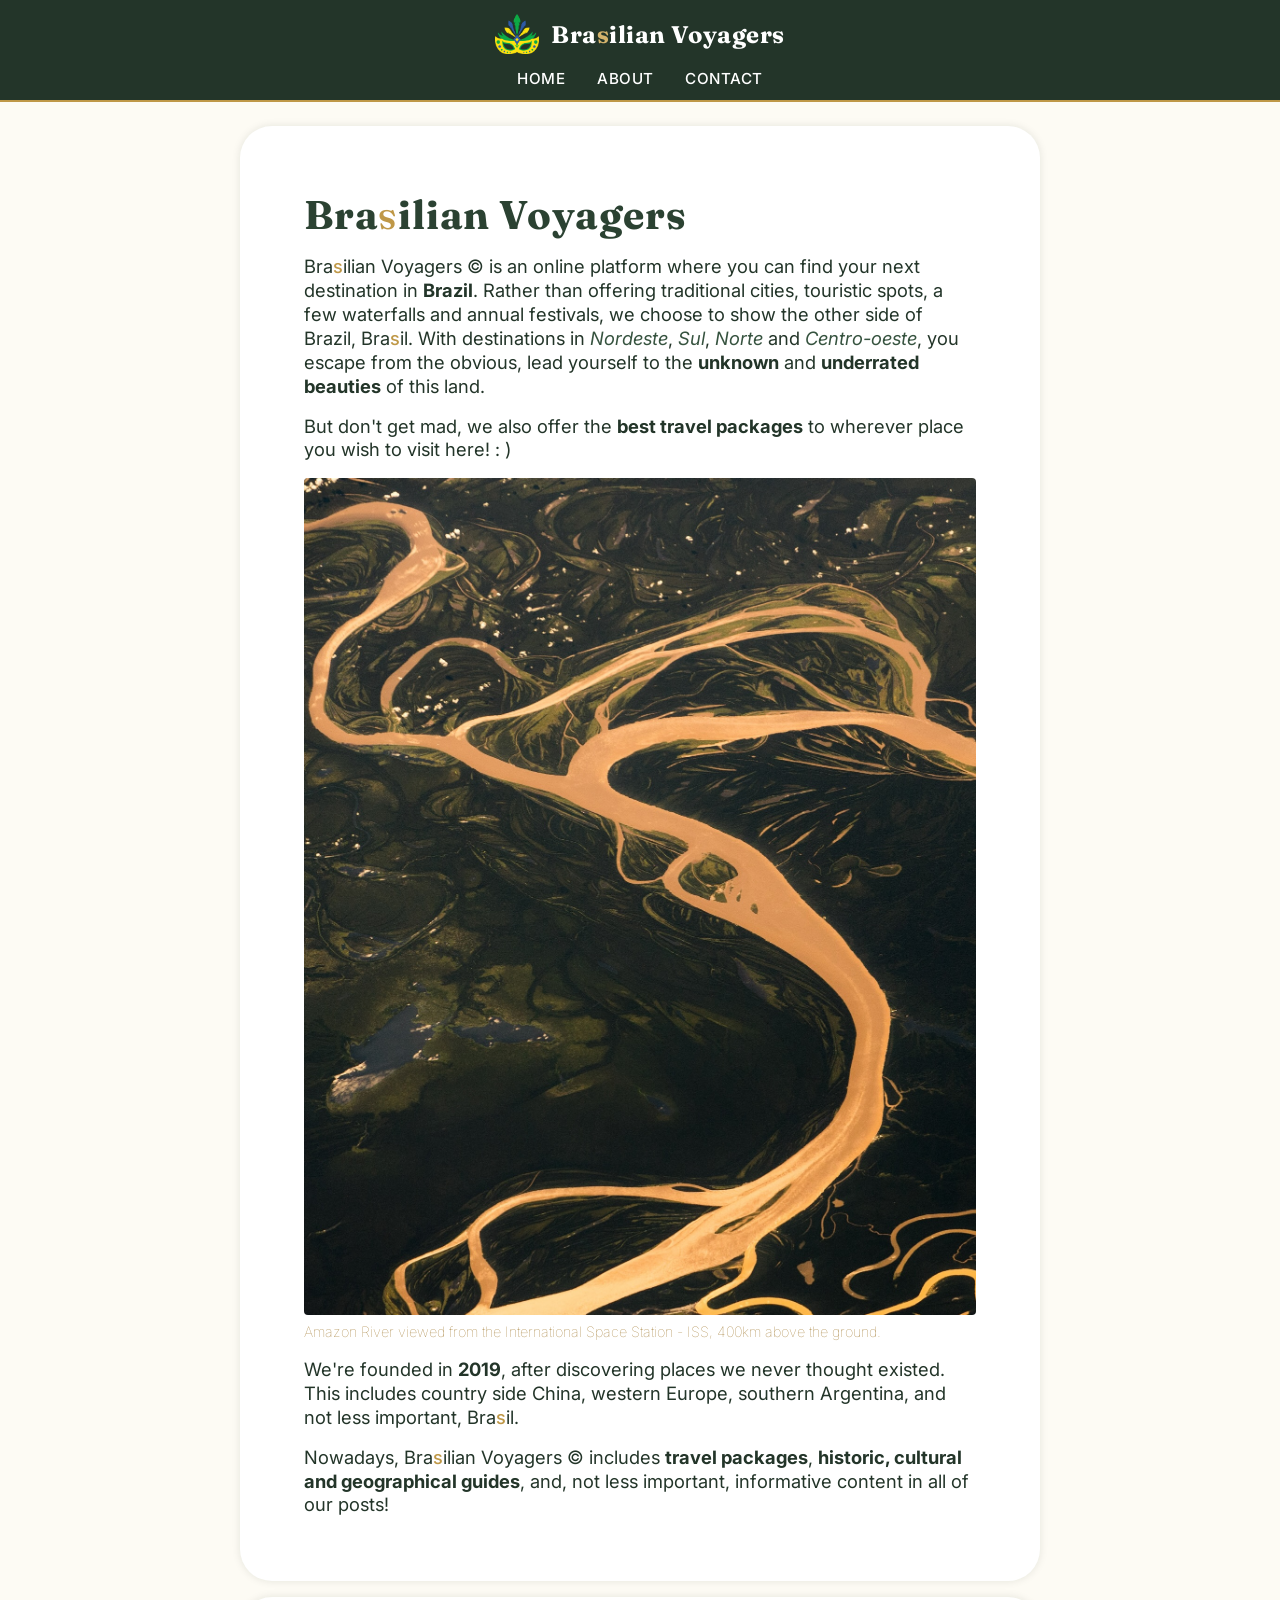
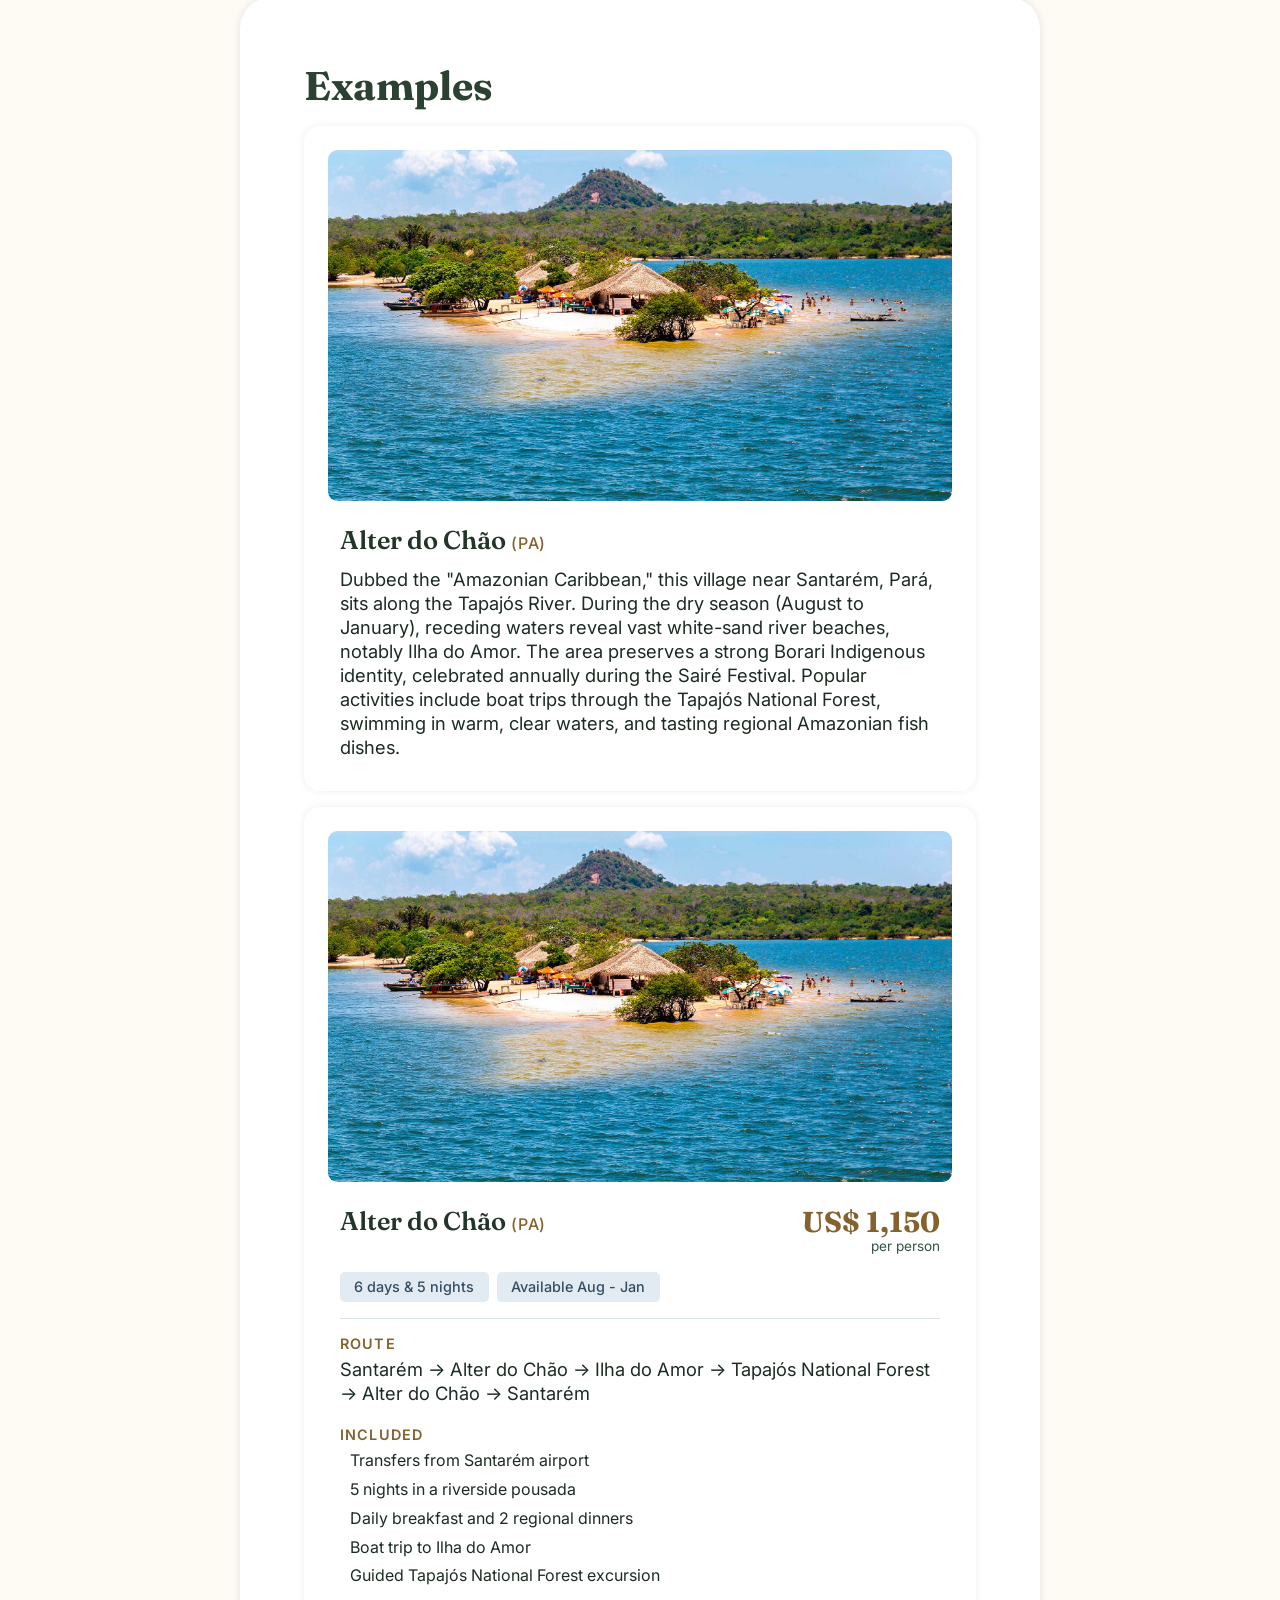
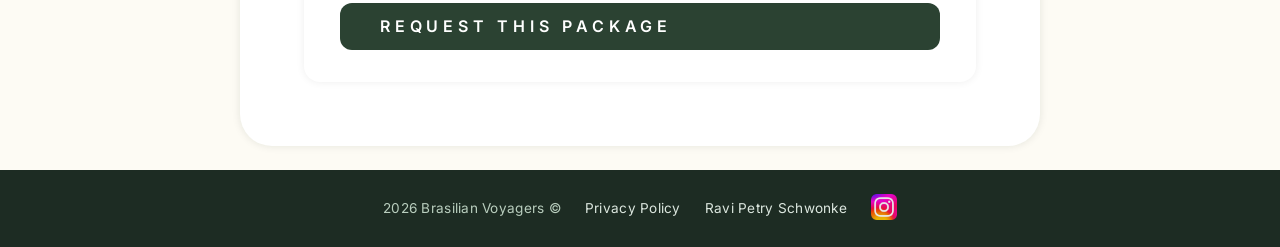
<file: index.html>
<!DOCTYPE html>
<html lang="pt-BR">

<head>
  <meta charset="UTF-8">
  <meta name="viewport" content="width=device-width, initial-scale=1.0">
  <link rel="icon" type="image/png" href="./images/logo.png">
  <link rel="stylesheet" href="style.css">
  <title>Brasilian Voyagers</title>
</head>

<body>
  <header>
    <div class="header-logo">
      <img src="images/logo.png" alt="Brasilian Voyagers logo">
      <p>Bra<span>s</span>ilian Voyagers</p>
    </div>
    <nav>
      <ul class="nav-ul">
        <li><a href="index.html">Home</a></li>
        <li><a href="about.html">About</a></li>
        <li><a href="contact.html">Contact</a></li>
      </ul>
    </nav>
    <!-- This link would redirect to the company's Instagram account -->
    <a href="https://www.instagram.com/" target="_blank" rel="noopener"><img class="head-ig-icon"
        src="images/instagram-icon.webp" alt="Instagram icon"></a>
  </header>

  <main>
    <section id="what-is">
      <h1>Bra<span>s</span>ilian Voyagers</h1>
      <p>
        Bra<span>s</span>ilian Voyagers &copy; is an online platform where you can find your next destination in
        <strong>Brazil</strong>.
        Rather than offering traditional cities, touristic spots, a few waterfalls and annual festivals,
        we choose to show the other side of Brazil, Bra<span>s</span>il.
        With destinations in <em>Nordeste</em>, <em>Sul</em>, <em>Norte</em> and <em>Centro-oeste</em>,
        you escape from the obvious, lead yourself to the <strong>unknown</strong> and <strong>underrated
          beauties</strong> of this land.
      </p>
      <p>
        But don't get mad, we also offer the <strong>best travel packages</strong> to wherever place you
        wish to visit here! : &#41;
      </p>
      <div id="amazon-river-div">
        <img src="images/amazon-river.jpg"
          alt="Photo of the Amazon River taken from the International Space Station - ISS">
        <p>Amazon River viewed from the International Space Station - ISS, 400km above the ground.</p>
      </div>
      <p>
        We're founded in <strong>2019</strong>, after discovering places we never thought existed.
        This includes country side China, western Europe, southern Argentina, and not less important,
        Bra<span>s</span>il.
      </p>
      <p>
        Nowadays, Bra<span>s</span>ilian Voyagers &copy; includes <strong>travel packages</strong>, <strong>historic,
          cultural and geographical guides</strong>,
        and, not less important, informative content in all of our posts!
      </p>
    </section>

    <section id="examples">
      <h2>Examples</h2>
      <article class="place-card">
        <img src="./images/alter-do-chao.jpg" alt="White-sand river beach on the Tapajós River at Alter do Chão">
        <div class="place-info">
          <h3>Alter do Chão <span>(PA)</span></h3>
          <p>Dubbed the "Amazonian Caribbean," this village near Santarém, Pará, sits along the Tapajós River. During
            the
            dry season (August to January), receding waters reveal vast white-sand river beaches, notably Ilha do
            Amor.
            The area preserves a strong Borari Indigenous identity, celebrated annually during the Sairé Festival.
            Popular
            activities include boat trips through the Tapajós National Forest, swimming in warm, clear waters, and
            tasting
            regional Amazonian fish dishes.</p>
        </div>
      </article>
      <article class="package-card">
        <img src="./images/alter-do-chao.jpg" alt="White-sand river beach on the Tapajós River at Alter do Chão">
        <div class="package-info">
          <div class="package-header">
            <h3>Alter do Chão <span>(PA)</span></h3>
            <p class="package-price"><strong>US$ 1,150</strong><span>per person</span></p>
          </div>
          <ul class="package-tags">
            <li>6 days & 5 nights</li>
            <li class="tag-season">Available Aug - Jan</li>
          </ul>
          <div class="package-details">
            <div class="package-section">
              <h4>Route</h4>
              <p>Santarém -> Alter do Chão -> Ilha do Amor -> Tapajós National Forest -> Alter do Chão -> Santarém</p>
            </div>
            <div class="package-section">
              <h4>Included</h4>
              <ul class="package-included">
                <li>Transfers from Santarém airport</li>
                <li>5 nights in a riverside pousada</li>
                <li>Daily breakfast and 2 regional dinners</li>
                <li>Boat trip to Ilha do Amor</li>
                <li>Guided Tapajós National Forest excursion</li>
              </ul>
            </div>
          </div>
          <a class="package-cta" href="contact.html">Request this package</a>
        </div>
      </article>
    </section>
  </main>

  <footer>
    <ul class="footer-ul">
      <li>2026 Brasilian Voyagers &copy;</li>
      <!-- This would be a link to the company's privacy policy -->
      <li><a href="#" target="_blank" rel="noopener">Privacy Policy</a></li>
      <li><a href="https://github.com/Ravii-873" target="_blank" rel="noopener">Ravi Petry Schwonke</a></li>
      <li class="footer-ig">
        <!-- This link would redirect to the company's Instagram account -->
        <a href="https://www.instagram.com/" target="_blank" rel="noopener"><img class="head-ig-icon"
            src="images/instagram-icon.webp" alt="Instagram icon"></a>
      </li>
    </ul>
  </footer>
</body>

</html>
</file>
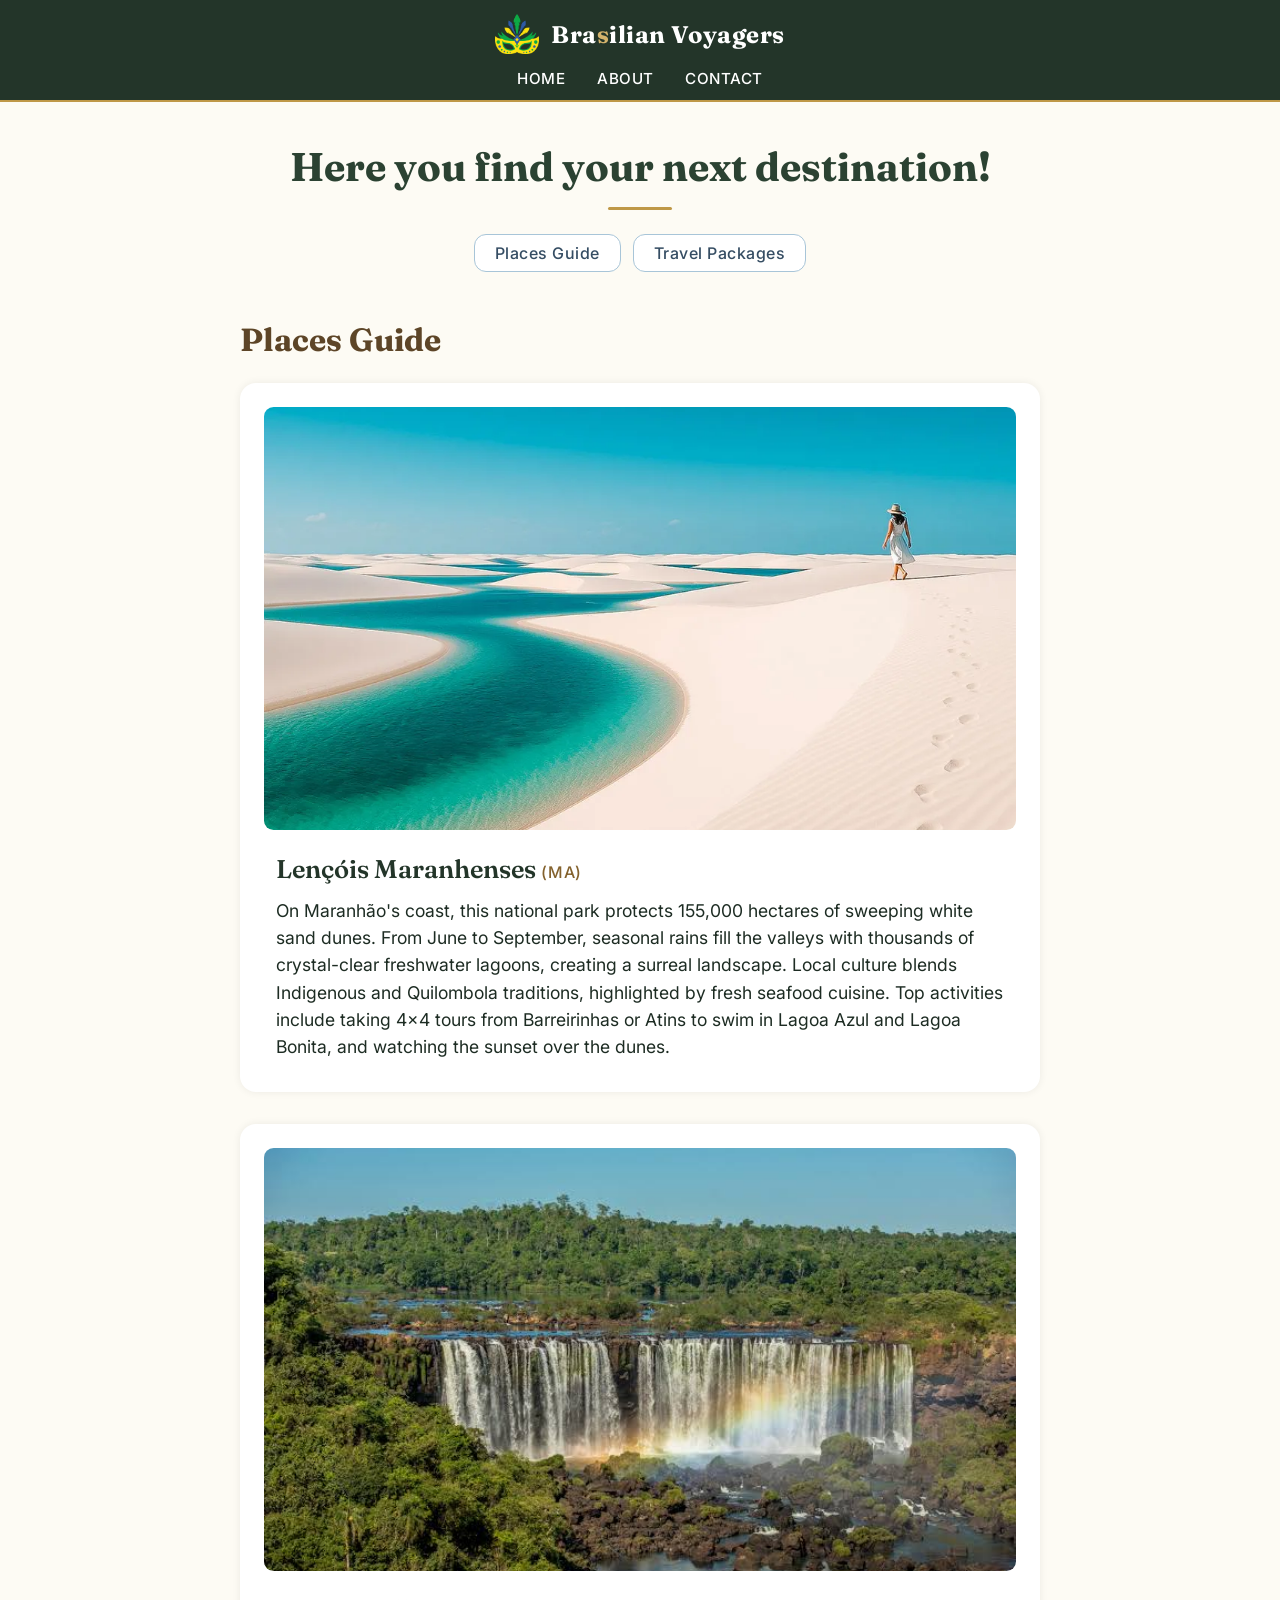
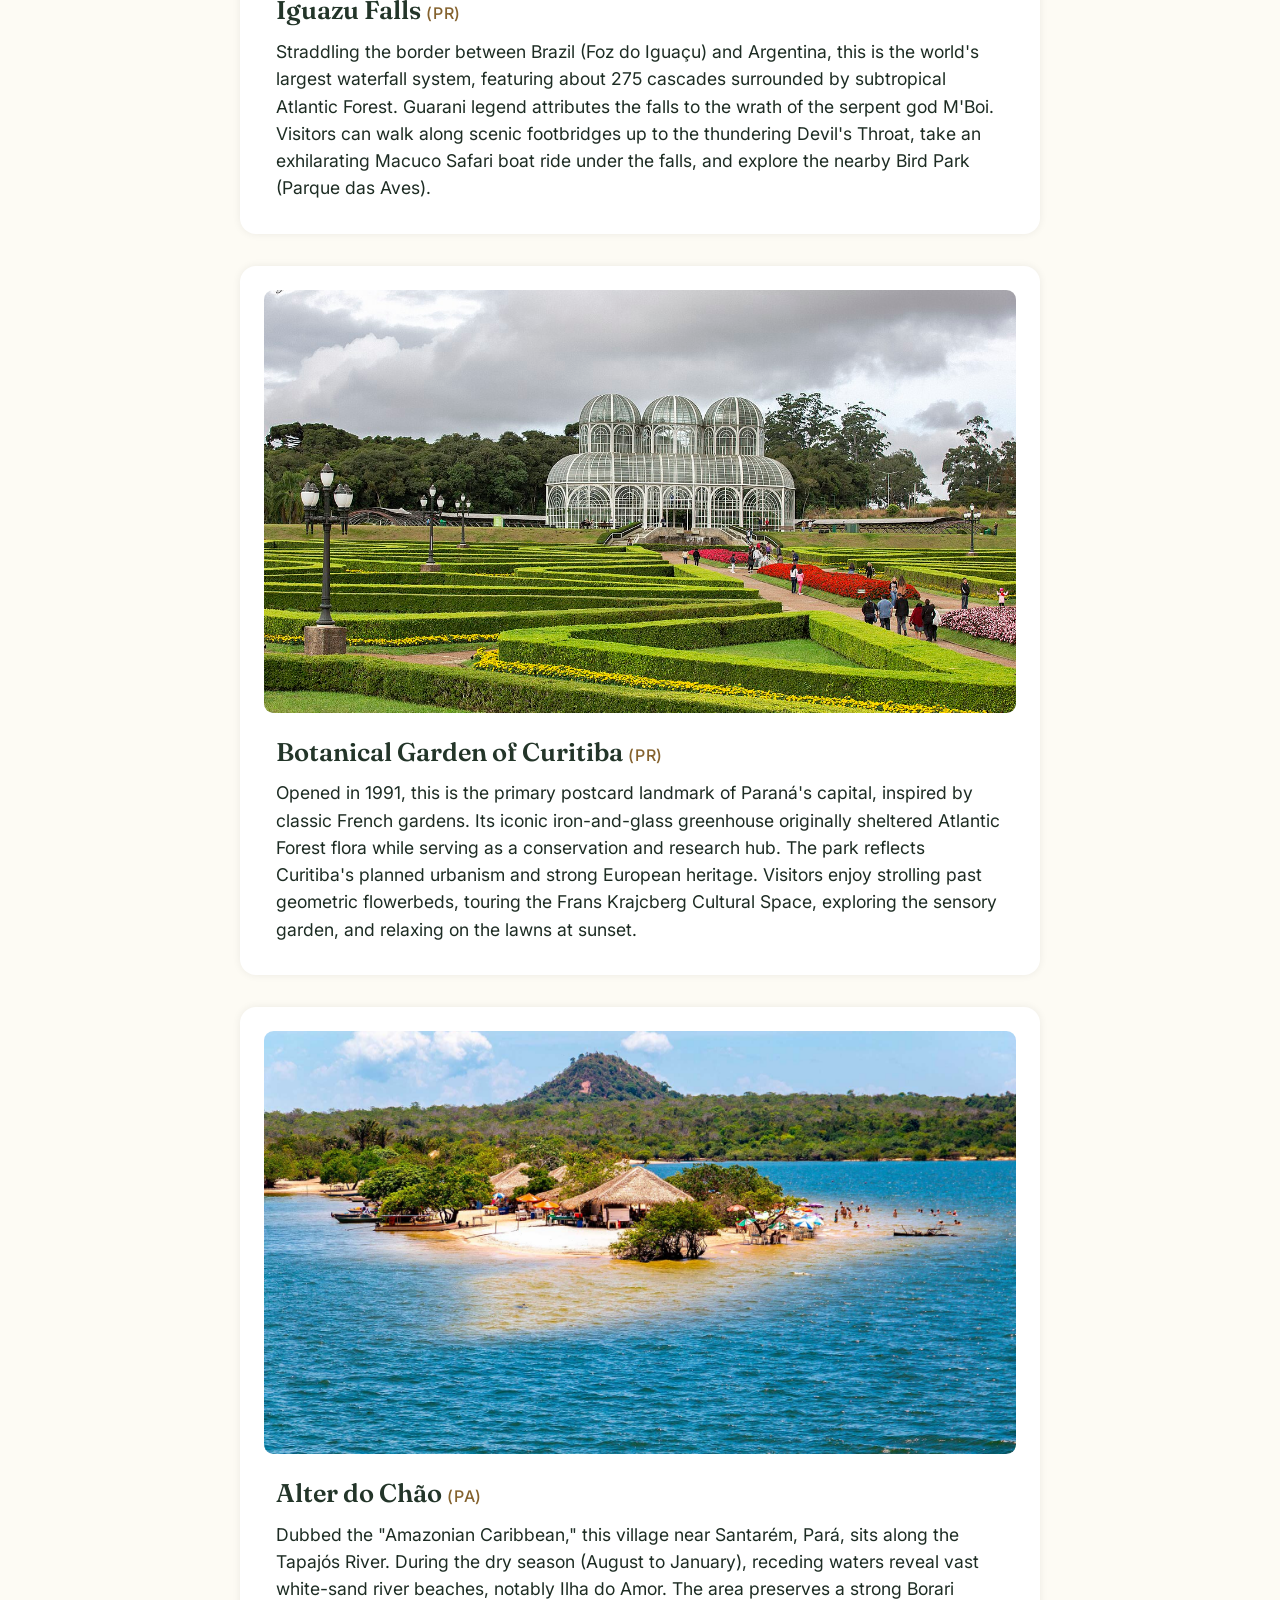
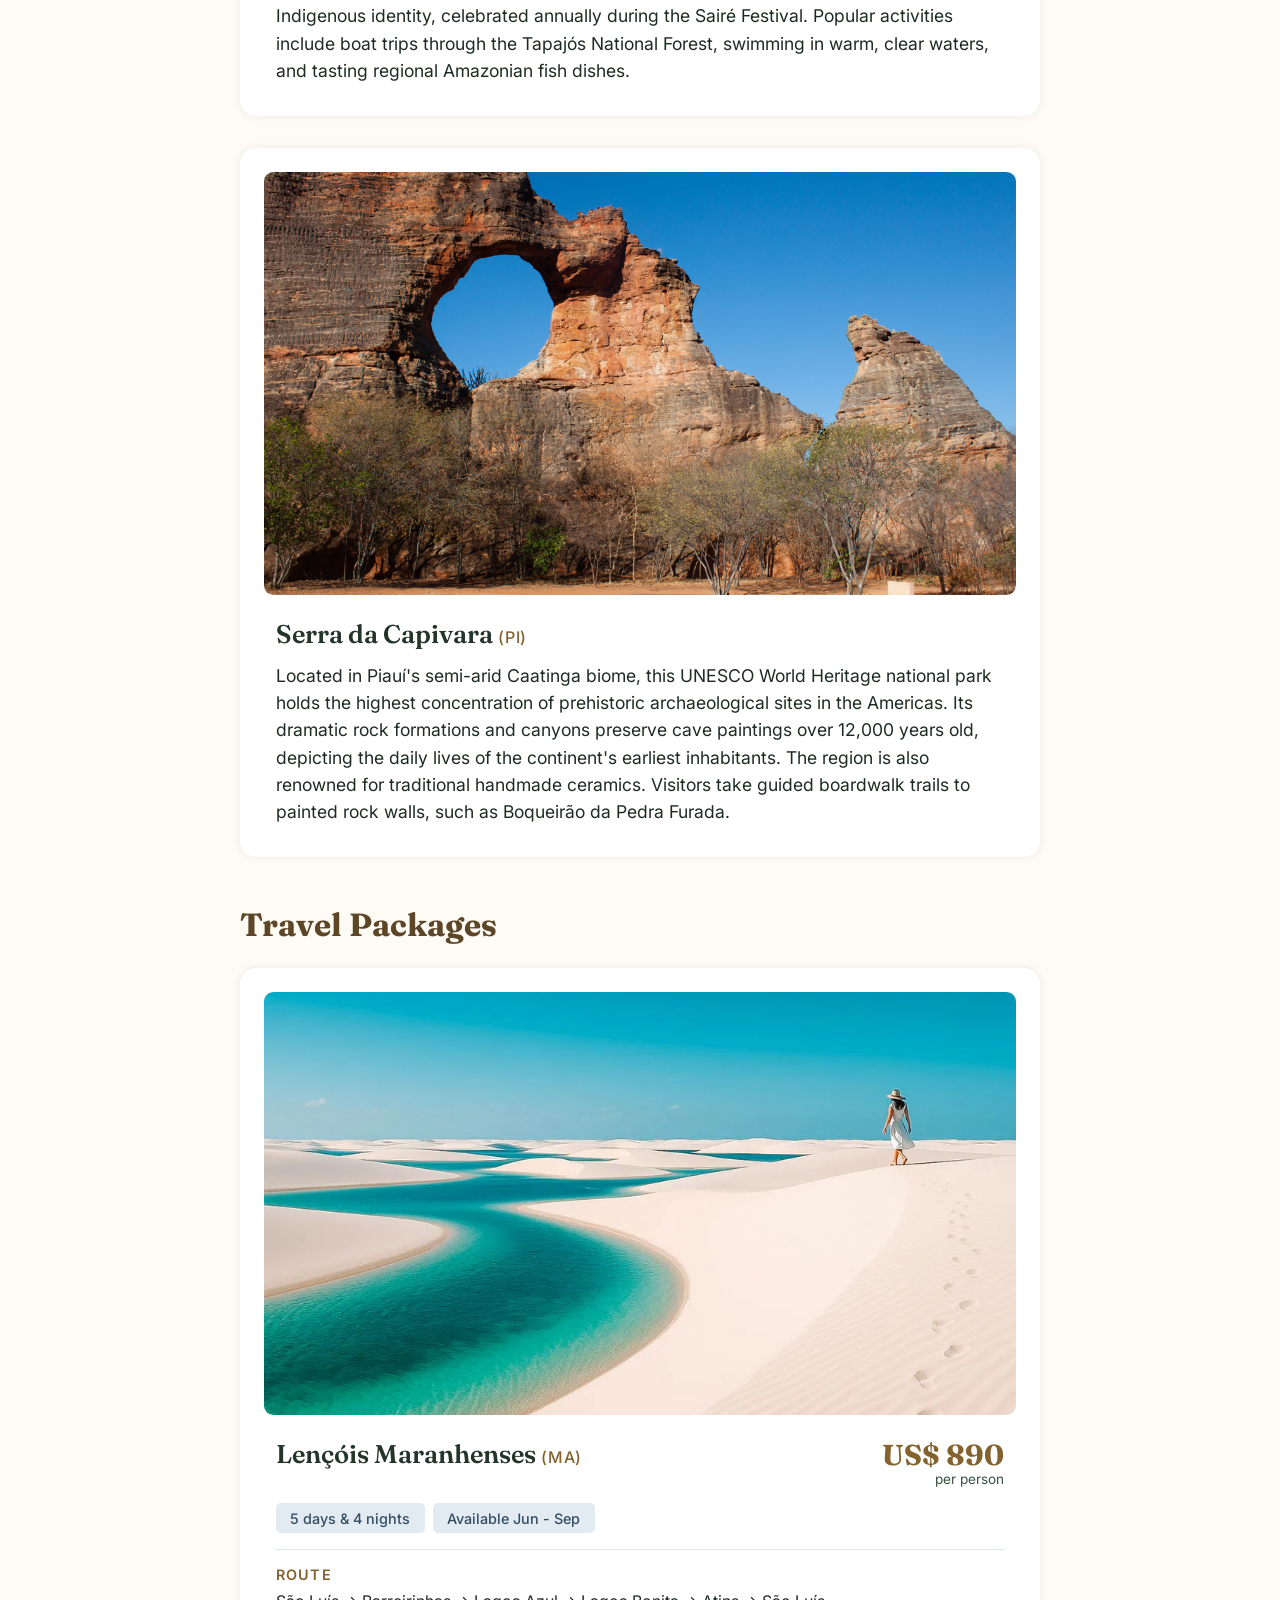
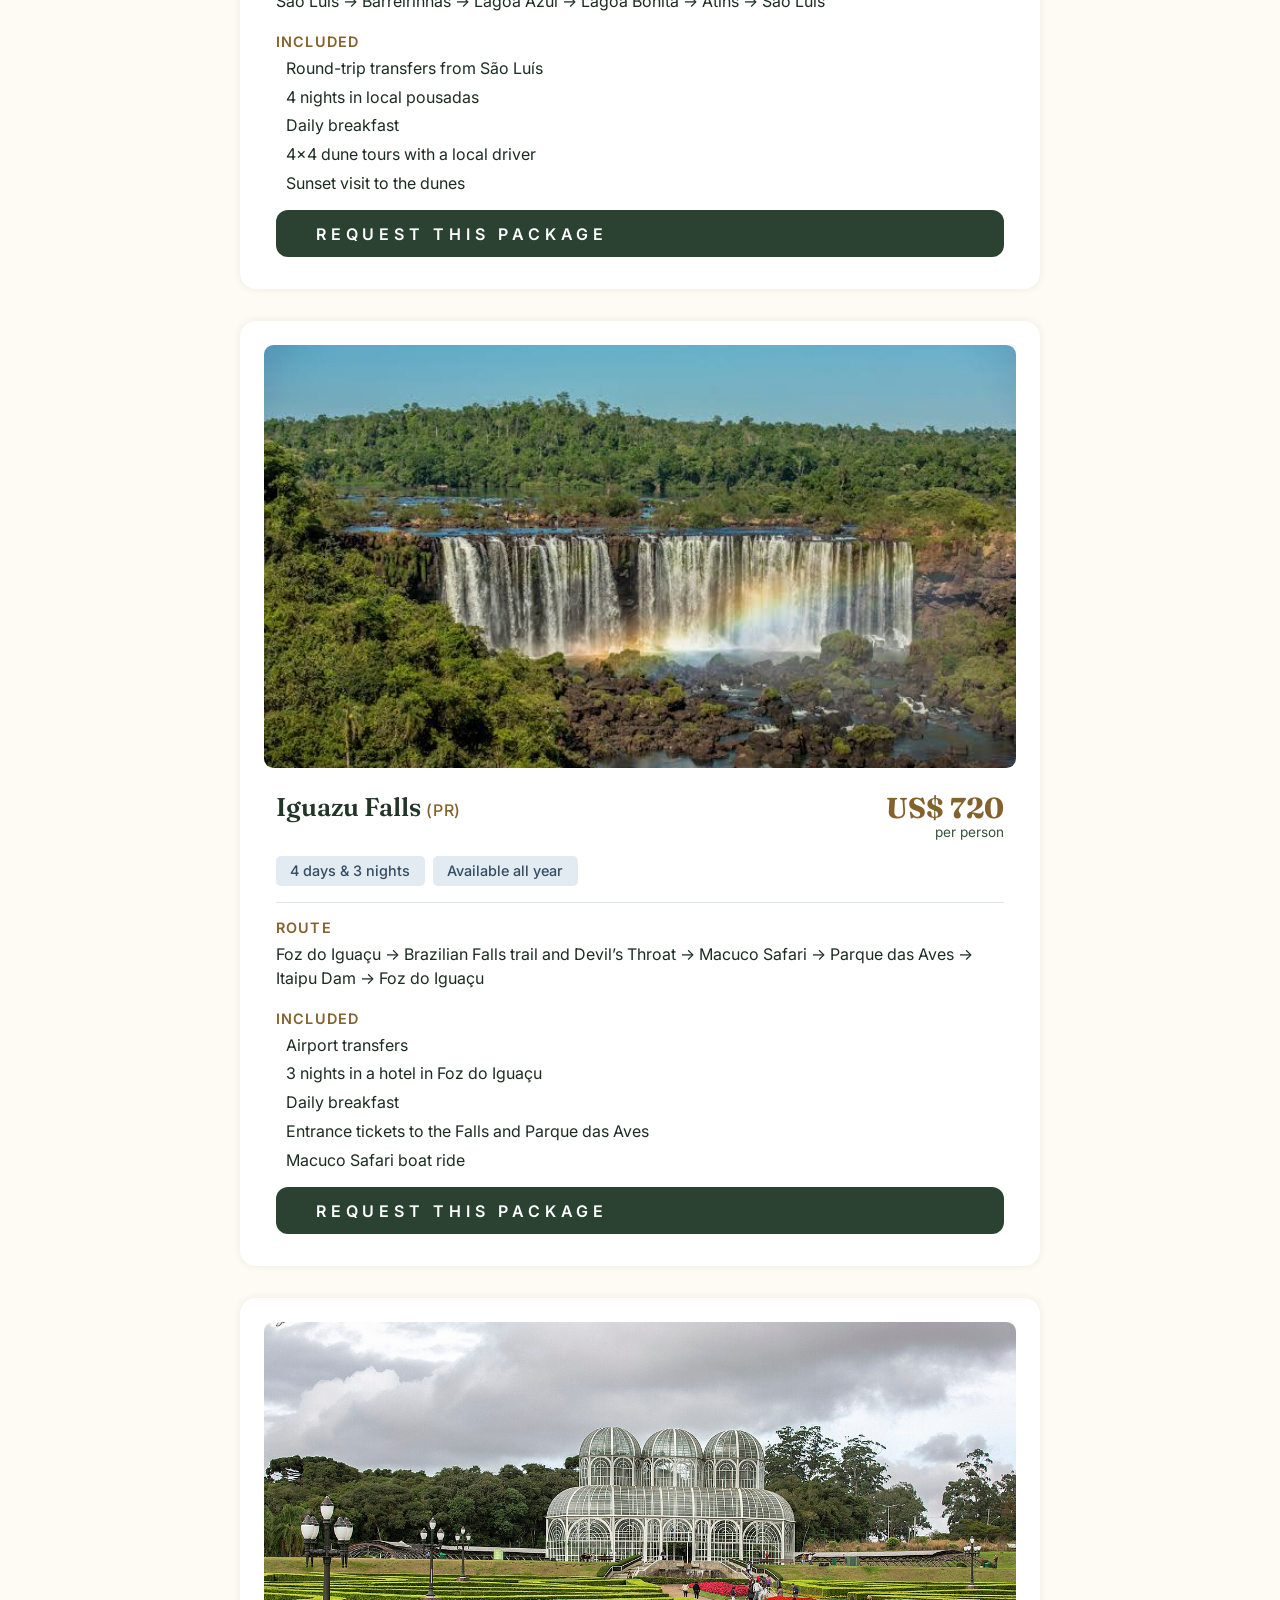
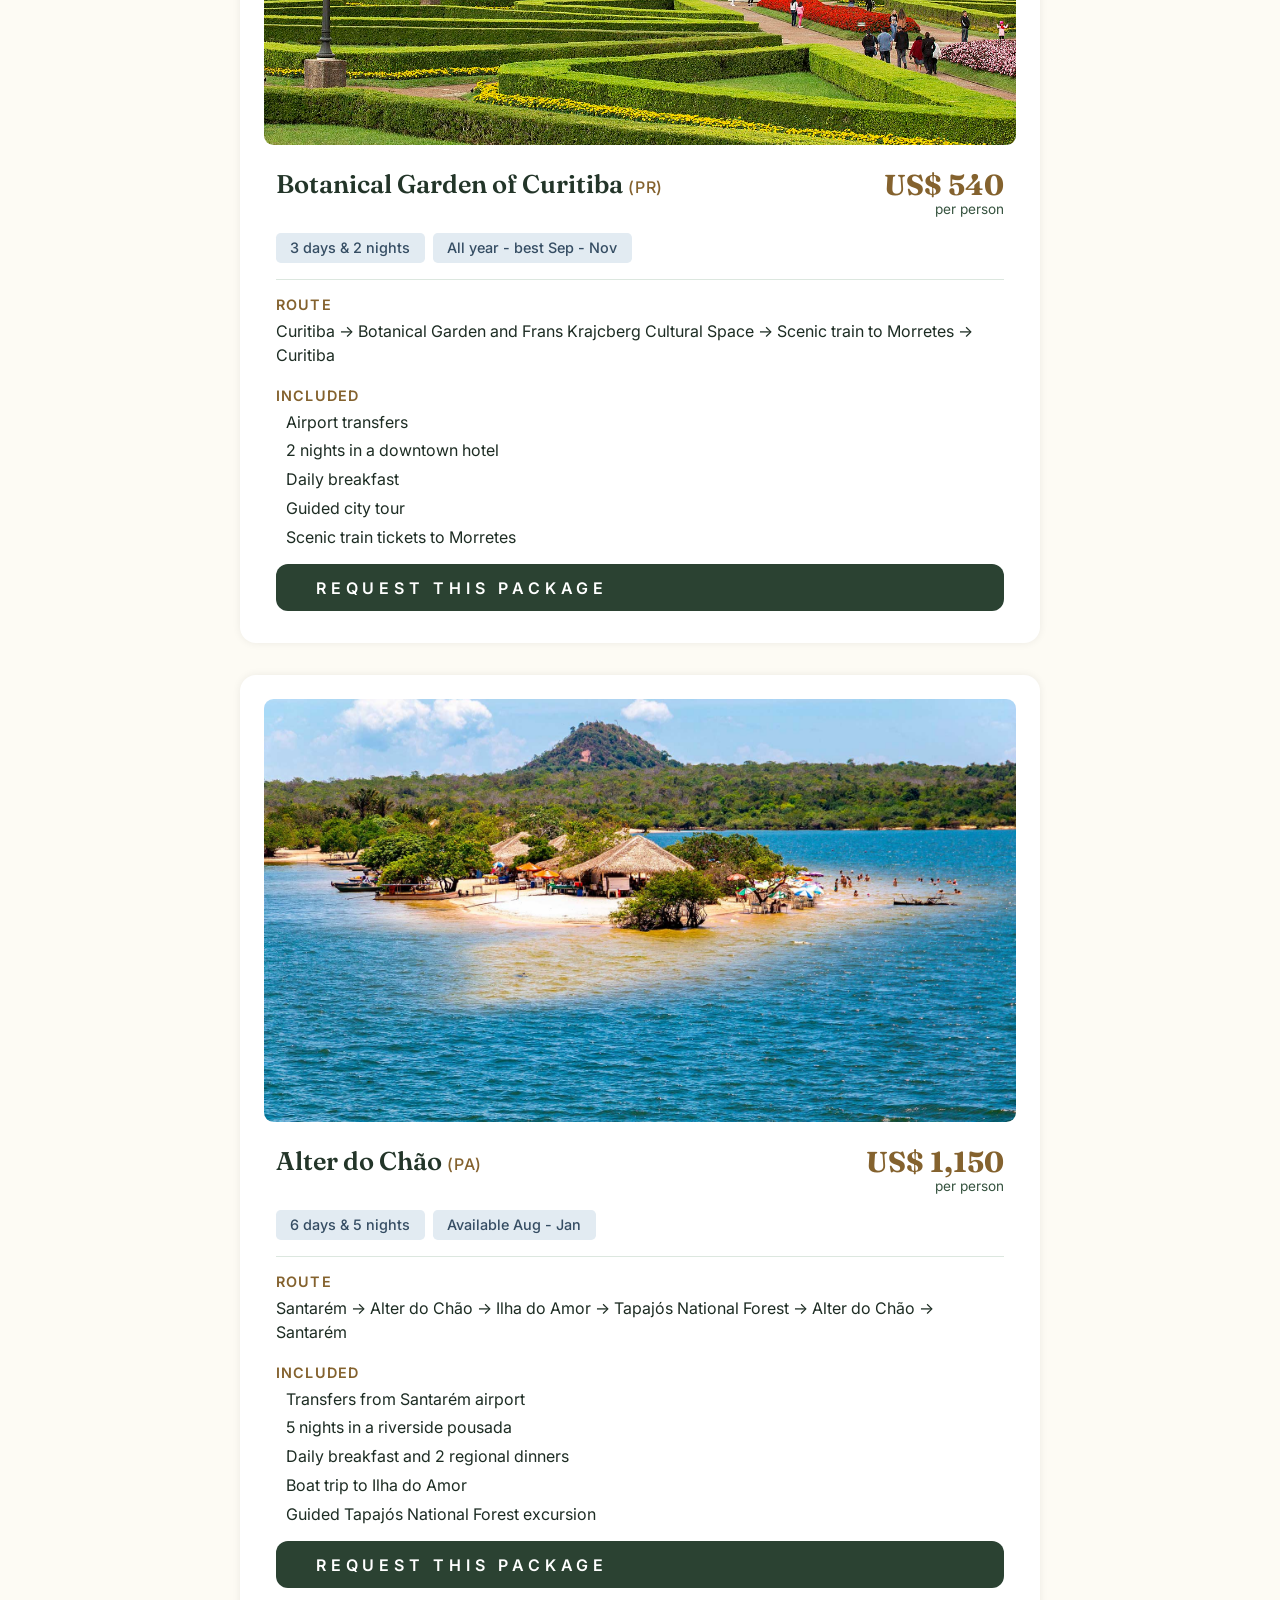
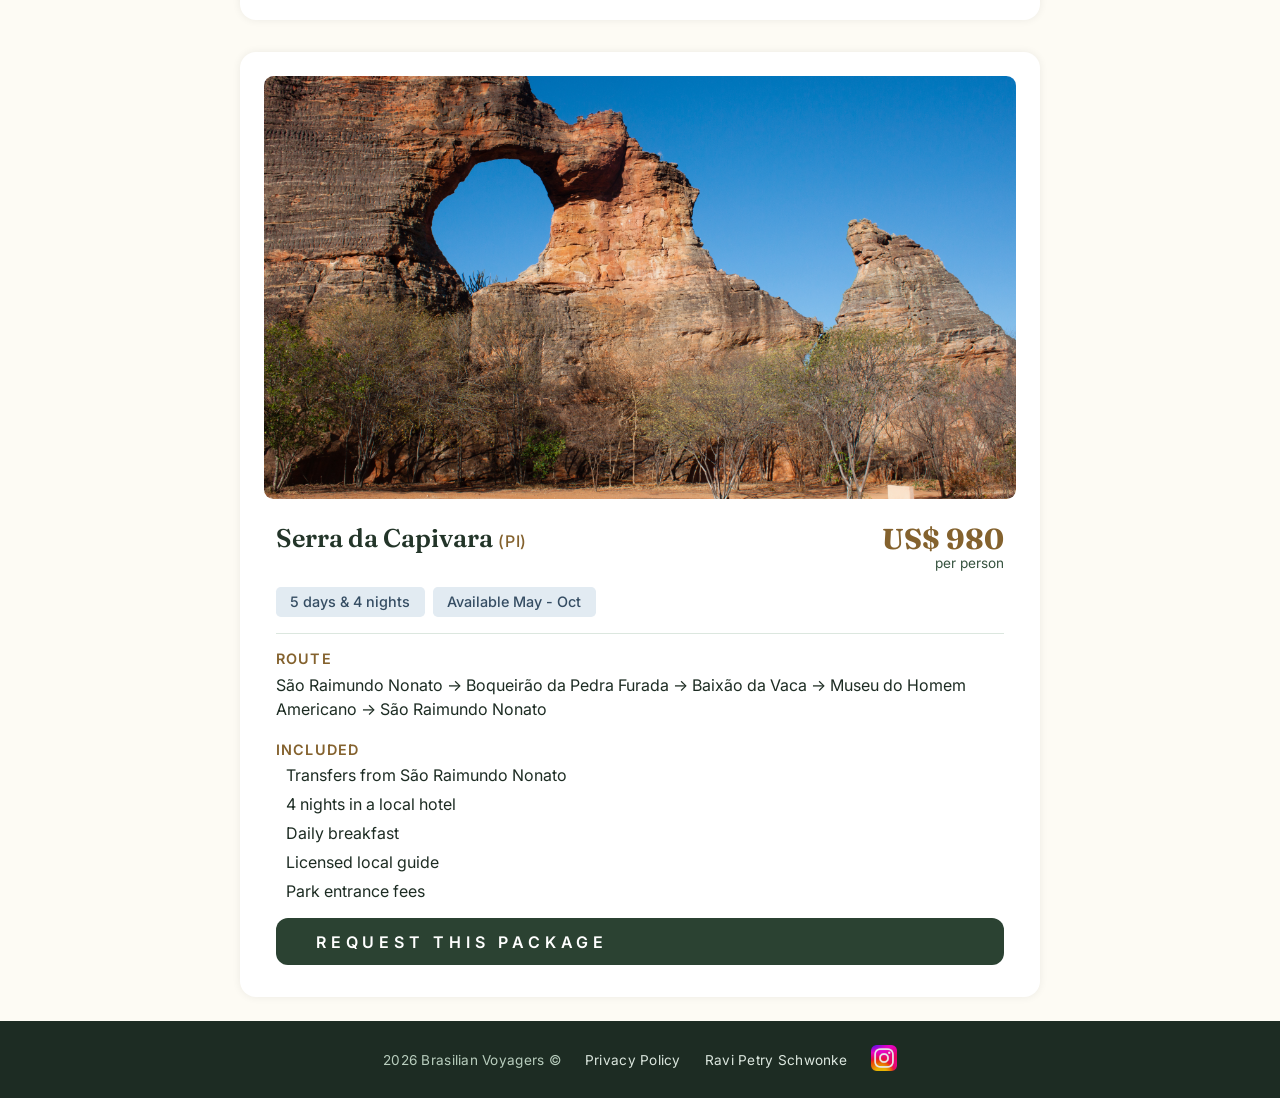
<file: about.html>
<!DOCTYPE html>
<html lang="pt-BR">

<head>
  <meta charset="UTF-8">
  <meta name="viewport" content="width=device-width, initial-scale=1.0">
  <link rel="icon" type="image/png" href="./images/logo.png">
  <link rel="stylesheet" href="style.css">
  <title>Brasilian Voyagers</title>
</head>

<body>
  <header>
    <div class="header-logo">
      <img src="images/logo.png" alt="Brasilian Voyagers logo">
      <p>Bra<span>s</span>ilian Voyagers</p>
    </div>
    <nav>
      <ul class="nav-ul">
        <li><a href="index.html">Home</a></li>
        <li><a href="about.html">About</a></li>
        <li><a href="contact.html">Contact</a></li>
      </ul>
    </nav>
    <!-- This link would redirect to the company's Instagram account -->
    <a href="https://www.instagram.com/" target="_blank" rel="noopener"><img class="head-ig-icon"
        src="images/instagram-icon.webp" alt="Instagram icon"></a>
  </header>

  <main id="about">
    <div class="about-intro">
      <h1>Here you find your next destination!</h1>
      <nav id="nav-about">
        <ul>
          <li><a href="#places-guide">Places Guide</a></li>
          <li><a href="#travel-packages">Travel Packages</a></li>
        </ul>
      </nav>
    </div>

    <section id="places-guide">
      <h2>Places Guide</h2>
      <div class="places-list">
        <article class="place-card">
          <img src="./images/lencois-maranhenses.webp"
            alt="White sand dunes and freshwater lagoons at Lençóis Maranhenses National Park">
          <div class="place-info">
            <h3>Lençóis Maranhenses <span>(MA)</span></h3>
            <p>On Maranhão's coast, this national park protects 155,000 hectares of sweeping white sand dunes. From June
              to September, seasonal rains fill the valleys with thousands of crystal-clear freshwater lagoons, creating
              a
              surreal landscape. Local culture blends Indigenous and Quilombola traditions, highlighted by fresh seafood
              cuisine. Top activities include taking 4x4 tours from Barreirinhas or Atins to swim in Lagoa Azul and
              Lagoa Bonita, and watching the sunset over the dunes.</p>
          </div>
        </article>

        <article class="place-card">
          <img src="./images/iguazu-falls.jpeg" alt="Cascades of Iguazu Falls surrounded by Atlantic Forest">
          <div class="place-info">
            <h3>Iguazu Falls <span>(PR)</span></h3>
            <p>Straddling the border between Brazil (Foz do Iguaçu) and Argentina, this is the world's largest waterfall
              system, featuring about 275 cascades surrounded by subtropical Atlantic Forest. Guarani legend attributes
              the
              falls to the wrath of the serpent god M'Boi. Visitors can walk along scenic footbridges up to the
              thundering
              Devil's Throat, take an exhilarating Macuco Safari boat ride under the falls, and explore the nearby Bird
              Park
              (Parque das Aves).</p>
          </div>
        </article>

        <article class="place-card">
          <img src="./images/botanical-garden-curitiba.jpg"
            alt="Iron-and-glass greenhouse of the Botanical Garden of Curitiba">
          <div class="place-info">
            <h3>Botanical Garden of Curitiba <span>(PR)</span></h3>
            <p>Opened in 1991, this is the primary postcard landmark of Paraná's capital, inspired by classic French
              gardens. Its iconic iron-and-glass greenhouse originally sheltered Atlantic Forest flora while serving as
              a
              conservation and research hub. The park reflects Curitiba's planned urbanism and strong European heritage.
              Visitors enjoy strolling past geometric flowerbeds, touring the Frans Krajcberg Cultural Space, exploring
              the
              sensory garden, and relaxing on the lawns at sunset.</p>
          </div>
        </article>

        <article class="place-card">
          <img src="./images/alter-do-chao.jpg" alt="White-sand river beach on the Tapajós River at Alter do Chão">
          <div class="place-info">
            <h3>Alter do Chão <span>(PA)</span></h3>
            <p>Dubbed the "Amazonian Caribbean," this village near Santarém, Pará, sits along the Tapajós River. During
              the
              dry season (August to January), receding waters reveal vast white-sand river beaches, notably Ilha do
              Amor.
              The area preserves a strong Borari Indigenous identity, celebrated annually during the Sairé Festival.
              Popular
              activities include boat trips through the Tapajós National Forest, swimming in warm, clear waters, and
              tasting
              regional Amazonian fish dishes.</p>
          </div>
        </article>

        <article class="place-card">
          <img src="./images/serra-da-capivara.jpg"
            alt="Rock formations and canyons of Serra da Capivara National Park">
          <div class="place-info">
            <h3>Serra da Capivara <span>(PI)</span></h3>
            <p>Located in Piauí's semi-arid Caatinga biome, this UNESCO World Heritage national park holds the highest
              concentration of prehistoric archaeological sites in the Americas. Its dramatic rock formations and
              canyons
              preserve cave paintings over 12,000 years old, depicting the daily lives of the continent's earliest
              inhabitants. The region is also renowned for traditional handmade ceramics. Visitors take guided boardwalk
              trails to painted rock walls, such as Boqueirão da Pedra Furada.</p>
          </div>
        </article>
      </div>
    </section>

    <section id="travel-packages">
      <h2>Travel Packages</h2>
      <div class="places-list">
        <article class="package-card">
          <img src="./images/lencois-maranhenses.webp"
            alt="White sand dunes and freshwater lagoons at Lençóis Maranhenses National Park">
          <div class="package-info">
            <div class="package-header">
              <h3>Lençóis Maranhenses <span>(MA)</span></h3>
              <p class="package-price"><strong>US$ 890</strong><span>per person</span></p>
            </div>
            <ul class="package-tags">
              <li>5 days & 4 nights</li>
              <li class="tag-season">Available Jun - Sep</li>
            </ul>
            <div class="package-details">
              <div class="package-section">
                <h4>Route</h4>
                <p>São Luís -> Barreirinhas -> Lagoa Azul -> Lagoa Bonita -> Atins -> São Luís</p>
              </div>
              <div class="package-section">
                <h4>Included</h4>
                <ul class="package-included">
                  <li>Round-trip transfers from São Luís</li>
                  <li>4 nights in local pousadas</li>
                  <li>Daily breakfast</li>
                  <li>4x4 dune tours with a local driver</li>
                  <li>Sunset visit to the dunes</li>
                </ul>
              </div>
            </div>
            <a class="package-cta" href="contact.html">Request this package</a>
          </div>
        </article>

        <article class="package-card">
          <img src="./images/iguazu-falls.jpeg" alt="Cascades of Iguazu Falls surrounded by Atlantic Forest">
          <div class="package-info">
            <div class="package-header">
              <h3>Iguazu Falls <span>(PR)</span></h3>
              <p class="package-price"><strong>US$ 720</strong><span>per person</span></p>
            </div>
            <ul class="package-tags">
              <li>4 days & 3 nights</li>
              <li class="tag-season">Available all year</li>
            </ul>
            <div class="package-details">
              <div class="package-section">
                <h4>Route</h4>
                <p>Foz do Iguaçu -> Brazilian Falls trail and Devil’s Throat -> Macuco Safari -> Parque das Aves -> Itaipu
                  Dam -> Foz do Iguaçu</p>
              </div>
              <div class="package-section">
                <h4>Included</h4>
                <ul class="package-included">
                  <li>Airport transfers</li>
                  <li>3 nights in a hotel in Foz do Iguaçu</li>
                  <li>Daily breakfast</li>
                  <li>Entrance tickets to the Falls and Parque das Aves</li>
                  <li>Macuco Safari boat ride</li>
                </ul>
              </div>
            </div>
            <a class="package-cta" href="contact.html">Request this package</a>
          </div>
        </article>

        <article class="package-card">
          <img src="./images/botanical-garden-curitiba.jpg"
            alt="Iron-and-glass greenhouse of the Botanical Garden of Curitiba">
          <div class="package-info">
            <div class="package-header">
              <h3>Botanical Garden of Curitiba <span>(PR)</span></h3>
              <p class="package-price"><strong>US$ 540</strong><span>per person</span></p>
            </div>
            <ul class="package-tags">
              <li>3 days & 2 nights</li>
              <li class="tag-season">All year - best Sep - Nov</li>
            </ul>
            <div class="package-details">
              <div class="package-section">
                <h4>Route</h4>
                <p>Curitiba -> Botanical Garden and Frans Krajcberg Cultural Space -> Scenic train to Morretes -> Curitiba
                </p>
              </div>
              <div class="package-section">
                <h4>Included</h4>
                <ul class="package-included">
                  <li>Airport transfers</li>
                  <li>2 nights in a downtown hotel</li>
                  <li>Daily breakfast</li>
                  <li>Guided city tour</li>
                  <li>Scenic train tickets to Morretes</li>
                </ul>
              </div>
            </div>
            <a class="package-cta" href="contact.html">Request this package</a>
          </div>
        </article>

        <article class="package-card">
          <img src="./images/alter-do-chao.jpg" alt="White-sand river beach on the Tapajós River at Alter do Chão">
          <div class="package-info">
            <div class="package-header">
              <h3>Alter do Chão <span>(PA)</span></h3>
              <p class="package-price"><strong>US$ 1,150</strong><span>per person</span></p>
            </div>
            <ul class="package-tags">
              <li>6 days & 5 nights</li>
              <li class="tag-season">Available Aug - Jan</li>
            </ul>
            <div class="package-details">
              <div class="package-section">
                <h4>Route</h4>
                <p>Santarém -> Alter do Chão -> Ilha do Amor -> Tapajós National Forest -> Alter do Chão -> Santarém</p>
              </div>
              <div class="package-section">
                <h4>Included</h4>
                <ul class="package-included">
                  <li>Transfers from Santarém airport</li>
                  <li>5 nights in a riverside pousada</li>
                  <li>Daily breakfast and 2 regional dinners</li>
                  <li>Boat trip to Ilha do Amor</li>
                  <li>Guided Tapajós National Forest excursion</li>
                </ul>
              </div>
            </div>
            <a class="package-cta" href="contact.html">Request this package</a>
          </div>
        </article>

        <article class="package-card">
          <img src="./images/serra-da-capivara.jpg"
            alt="Rock formations and canyons of Serra da Capivara National Park">
          <div class="package-info">
            <div class="package-header">
              <h3>Serra da Capivara <span>(PI)</span></h3>
              <p class="package-price"><strong>US$ 980</strong><span>per person</span></p>
            </div>
            <ul class="package-tags">
              <li>5 days & 4 nights</li>
              <li class="tag-season">Available May - Oct</li>
            </ul>
            <div class="package-details">
              <div class="package-section">
                <h4>Route</h4>
                <p>São Raimundo Nonato -> Boqueirão da Pedra Furada -> Baixão da Vaca -> Museu do Homem Americano -> São
                  Raimundo Nonato</p>
              </div>
              <div class="package-section">
                <h4>Included</h4>
                <ul class="package-included">
                  <li>Transfers from São Raimundo Nonato</li>
                  <li>4 nights in a local hotel</li>
                  <li>Daily breakfast</li>
                  <li>Licensed local guide</li>
                  <li>Park entrance fees</li>
                </ul>
              </div>
            </div>
            <a class="package-cta" href="contact.html">Request this package</a>
          </div>
        </article>
      </div>
    </section>

  </main>

  <footer>
    <ul class="footer-ul">
      <li>2026 Brasilian Voyagers &copy;</li>
      <!-- This would be a link to the company's privacy policy -->
      <li><a href="#" target="_blank" rel="noopener">Privacy Policy</a></li>
      <li><a href="https://github.com/Ravii-873" target="_blank" rel="noopener">Ravi Petry Schwonke</a></li>
      <li class="footer-ig">
        <!-- This link would redirect to the company's Instagram account -->
        <a href="https://www.instagram.com/" target="_blank" rel="noopener"><img class="head-ig-icon"
            src="images/instagram-icon.webp" alt="Instagram icon"></a>
      </li>
    </ul>
  </footer>
</body>

</html>
</file>
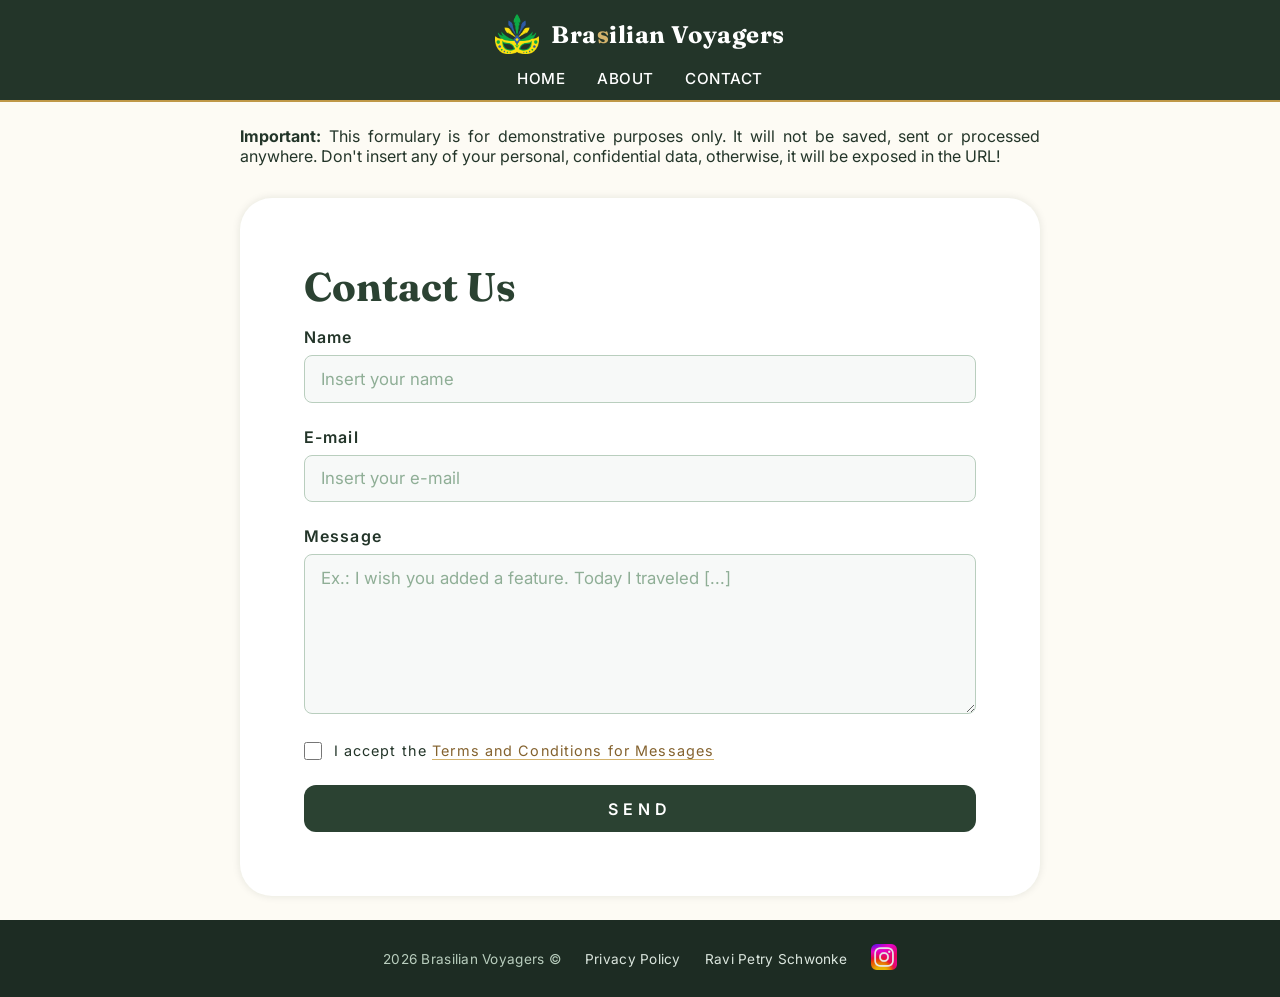
<file: contact.html>
<!DOCTYPE html>
<html lang="pt-BR">

<head>
  <meta charset="UTF-8">
  <meta name="viewport" content="width=device-width, initial-scale=1.0">
  <link rel="icon" type="image/png" href="./images/logo.png">
  <link rel="stylesheet" href="style.css">
  <title>Brasilian Voyagers</title>
</head>

<body>
  <header>
    <div class="header-logo">
      <img src="images/logo.png" alt="Brasilian Voyagers logo">
      <p>Bra<span>s</span>ilian Voyagers</p>
    </div>
    <nav>
      <ul class="nav-ul">
        <li><a href="index.html">Home</a></li>
        <li><a href="about.html">About</a></li>
        <li><a href="contact.html">Contact</a></li>
      </ul>
    </nav>
    <!-- This link would redirect to the company's Instagram account -->
    <a href="https://www.instagram.com/" target="_blank" rel="noopener"><img class="head-ig-icon"
        src="images/instagram-icon.webp" alt="Instagram icon"></a>
  </header>

  <main id="contact-main">
    <p id="form-advice"><strong>Important:</strong> This formulary is for demonstrative purposes only. It will not be
      saved, sent or processed anywhere. Don't insert any of your personal,
      confidential data, otherwise, it will be exposed in the URL!</p>
    <section id="contact">
      <h1>Contact Us</h1>
      <form id="contact-form" method="GET">
        <div class="input">
          <label for="name">Name</label>
          <input type="text" id="name" name="name" required placeholder="Insert your name">
        </div>
        <div class="input">
          <label for="email">E-mail</label>
          <input type="email" id="email" name="email" required placeholder="Insert your e-mail">
        </div>
        <div class="input">
          <label for="message">Message</label>
          <textarea id="message" name="message" required
            placeholder="Ex.: I wish you added a feature. Today I traveled [...]"></textarea>
        </div>
        <div class="input input-checkbox">
          <input type="checkbox" id="accept-terms" name="accept-terms" required>
          <!-- This link would redirect to the Terms and Conditions for Messages -->
          <label for="accept-terms">I accept the <a
              href="https://www.planalto.gov.br/ccivil_03/_ato2015-2018/2018/lei/l13709.htm" target="_blank"
              rel="noopener">Terms and Conditions for
              Messages</a></label>
        </div>
        <button id="form-submit" type="submit">Send</button>
      </form>
    </section>
  </main>

  <footer>
    <ul class="footer-ul">
      <li>2026 Brasilian Voyagers &copy;</li>
      <!-- This would be a link to the company's privacy policy -->
      <li><a href="https://www.planalto.gov.br/ccivil_03/_ato2015-2018/2018/lei/l13709.htm" target="_blank"
          rel="noopener">Privacy Policy</a></li>
      <li><a href="https://github.com/Ravii-873" target="_blank" rel="noopener">Ravi Petry Schwonke</a></li>
      <li class="footer-ig">
        <!-- This link would redirect to the company's Instagram account -->
        <a href="https://www.instagram.com/" target="_blank" rel="noopener"><img class="head-ig-icon"
            src="images/instagram-icon.webp" alt="Instagram icon"></a>
      </li>
    </ul>
  </footer>
</body>

</html>
</file>
<file: style.css>
@import url('https://fonts.googleapis.com/css2?family=Fraunces:ital,opsz,wght@0,9..144,300..900;1,9..144,300..900&family=Inter:wght@400;500;600;700&display=swap');

:root {
  --font-display: "Fraunces", "Georgia", "Times New Roman", serif;
  --font-body: "Inter", "Segoe UI", system-ui, -apple-system, sans-serif;

  --green-forest-50: #f0f4f1;
  --green-forest-100: #dce7df;
  --green-forest-200: #b9cebe;
  --green-forest-300: #8fae96;
  --green-forest-400: #64886e;
  --green-forest-500: #476b51;
  --green-forest-600: #36533f;
  --green-forest-700: #2b4232;
  --green-forest-800: #233529;
  --green-forest-900: #1d2c23;
  --green-forest-950: #101914;

  --green-water-50: #f0f7f5;
  --green-water-100: #d8ede6;
  --green-water-200: #b3dbcc;
  --green-water-300: #82c1ab;
  --green-water-400: #52a286;
  --green-water-500: #38876c;
  --green-water-600: #296d54;
  --green-water-700: #235744;
  --green-water-800: #1e4637;
  --green-water-900: #19392e;
  --green-water-950: #0e221b;

  --blue-soft-50: #f2f6f9;
  --blue-soft-100: #e2ebf2;
  --blue-soft-200: #cbdbe7;
  --blue-soft-300: #a8c5d8;
  --blue-soft-400: #7da7c4;
  --blue-soft-500: #5c8bb0;
  --blue-soft-600: #486f92;
  --blue-soft-700: #3d5c78;
  --blue-soft-800: #354d63;
  --blue-soft-900: #2e4153;
  --blue-soft-950: #1d2a36;

  --yellow-burnt-50: #fdfbf4;
  --yellow-burnt-100: #f9f4e3;
  --yellow-burnt-200: #f2e5c4;
  --yellow-burnt-300: #e6cf9a;
  --yellow-burnt-400: #d4b36c;
  --yellow-burnt-500: #bf9847;
  --yellow-burnt-600: #a37d36;
  --yellow-burnt-700: #84622e;
  --yellow-burnt-800: #6e5129;
  --yellow-burnt-900: #5d4527;
  --yellow-burnt-950: #342514;
}

* {
  padding: 0;
  margin: 0;
  box-sizing: border-box;
}

html {
  height: 100%;
  scroll-behavior: smooth;
}

body {
  display: flex;
  flex-direction: column;
  height: 100%;
  background-color: var(--yellow-burnt-50);
  font-family: var(--font-body);
  color: var(--green-forest-950);
}

a {
  text-decoration: none;
  color: inherit;
  transition: all 0.2s ease-in-out;
}

a:hover {
  border-bottom-color: var(--yellow-burnt-400) !important;
}

p {
  color: var(--green-forest-800);
}

ul {
  list-style: none;
}

header {
  display: flex;
  align-items: center;
  justify-content: space-between;
  gap: 2rem;
  width: 100%;
  padding: 0.75rem 2.5rem;
  background-color: var(--green-forest-800);
  color: #ffffff;
  border-bottom: 2px solid var(--yellow-burnt-500);
}

header div {
  display: flex;
  align-items: center;
  gap: 0.75rem;
}

header img {
  height: 44px;
  width: 44px;
  object-fit: contain;
}

.header-logo p,
#what-is h1 {
  font-family: var(--font-display);
  font-weight: 700;
  font-size: 1.5rem;
  letter-spacing: 0.02em;
  color: #ffffff;
}

.header-logo p span,
#what-is h1 span {
  color: var(--yellow-burnt-400);
}

.nav-ul {
  display: flex;
  gap: 2rem;
}

.nav-ul a {
  font-family: var(--font-body);
  font-weight: 500;
  font-size: 0.95rem;
  letter-spacing: 0.03em;
  text-transform: uppercase;
  padding-bottom: 0.25rem;
  border-bottom: 1px solid transparent;
  transition: all 0.2s ease-in-out;
}

.head-ig-icon {
  height: 26px;
  width: 26px;
  opacity: 0.9;
  transition: all 0.2s ease-in-out;
}

.head-ig-icon:hover {
  opacity: 1;
}

main,
#contact-main {
  display: flex;
  align-items: flex-start;
  justify-content: center;
  gap: 1rem;
  margin: 3rem 5%;
}

#what-is,
#examples,
#contact {
  display: flex;
  flex-direction: column;
  gap: 1rem;
  width: 40%;
  min-height: 80dvh;
  padding: 4rem;
  border-radius: 2rem;
  background-color: white;
  box-shadow: 0 0 8px rgba(16, 25, 20, 0.1);
}

#what-is h1,
#examples h2,
#contact h1,
#about h1 {
  font-family: var(--font-display);
  font-size: 2.5rem;
  font-weight: 700;
  color: var(--green-forest-700);
}

#what-is h1 span,
#what-is p span {
  color: var(--yellow-burnt-500);
  font-weight: 500;
}

#what-is p,
#examples p {
  font-size: 1.15rem;
  line-height: 1.3;
}

#what-is p strong {
  font-weight: 700;
  color: var(--green-forest-800);
}

#what-is p em {
  font-style: italic;
  color: var(--green-forest-600);
}

#amazon-river-div {
  display: flex;
  flex-direction: column;
  gap: 0.5rem;
  max-width: 100%;
}

#amazon-river-div img {
  max-width: 100%;
  border-radius: 0.25rem;
}

#amazon-river-div p {
  font-size: 0.9rem;
  font-weight: 100;
  color: var(--yellow-burnt-600);
}

#about {
  display: flex;
  flex-direction: column;
  align-items: center;
  gap: 3rem;
}

.about-intro {
  display: flex;
  flex-direction: column;
  align-items: center;
  gap: 1.5rem;
  padding-top: 1rem;
}

#about h1 {
  text-align: center;
}

#about h1::after {
  content: "";
  display: block;
  width: 4rem;
  height: 3px;
  margin: 1rem auto 0;
  border-radius: 999px;
  background-color: var(--yellow-burnt-500);
}

#nav-about ul {
  display: flex;
  gap: 0.75rem;
}

#nav-about ul li a {
  display: block;
  padding: 0.5rem 1.25rem;
  border: 1px solid var(--blue-soft-300);
  border-radius: 0.75rem;
  background-color: white;
  font-family: var(--font-body);
  font-size: 1rem;
  font-weight: 500;
  letter-spacing: 0.03em;
  color: var(--blue-soft-800);
  transition: all 0.1s ease-in-out;
}

#nav-about ul li a:hover {
  border-color: var(--blue-soft-800);
  border-bottom-color: var(--blue-soft-800) !important;
  background-color: var(--blue-soft-900);
  color: white;
}

#about h2 {
  font-family: var(--font-display);
  font-size: 2rem;
  color: var(--yellow-burnt-900);
}

main section {
  display: flex;
  flex-direction: column;
  gap: 1.5rem;
  width: 100%;
  max-width: 50rem;
}

.places-list {
  display: flex;
  flex-direction: column;
  gap: 2rem;
}

.place-card,
.package-card {
  display: flex;
  flex-direction: column;
  gap: 1.5rem;
  padding: 1.5rem 1.5rem 2rem;
  border-radius: 1rem;
  background-color: white;
  box-shadow: 0 0 8px rgba(16, 25, 20, 0.07);
}

.place-card img,
.package-card img {
  width: 100%;
  aspect-ratio: 16 / 9;
  border-radius: 0.6rem;
  object-fit: cover;
}

.place-info,
.package-info {
  display: flex;
  flex-direction: column;
  gap: 0.75rem;
  padding: 0 0.75rem;
}

.place-info h3,
.package-info h3 {
  font-family: var(--font-display);
  font-size: 1.6rem;
  font-weight: 600;
  line-height: 1.2;
  color: var(--green-forest-800);
}

.place-info h3 span,
.package-info h3 span {
  font-family: var(--font-body);
  font-size: 1rem;
  font-weight: 500;
  letter-spacing: 0.05em;
  color: var(--yellow-burnt-700);
}

.place-info p {
  font-size: 1.1rem;
  line-height: 1.55;
  color: var(--green-forest-900);
}

.package-info {
  gap: 1rem;
}

.package-header {
  display: flex;
  flex-wrap: wrap;
  align-items: flex-start;
  justify-content: space-between;
}

.package-price {
  display: flex;
  flex-direction: column;
  align-items: flex-end;
}

.package-price strong {
  font-family: var(--font-display);
  font-size: 1.8rem;
  font-weight: 700;
  line-height: 1.1;
  color: var(--yellow-burnt-700);
}

.package-price span {
  font-size: 0.85rem;
  color: var(--green-forest-600);
}

.package-tags {
  display: flex;
  gap: 0.5rem;
}

.package-tags li {
  padding: 0.4rem 0.9rem;
  border-radius: 0.3rem;
  background-color: var(--blue-soft-100);
  font-size: 0.9rem;
  font-weight: 500;
  color: var(--blue-soft-800);
}

.package-details {
  display: flex;
  flex-direction: column;
  gap: 1.25rem;
  padding-top: 1rem;
  border-top: 1px solid var(--green-forest-100);
}

.package-section {
  display: flex;
  flex-direction: column;
  gap: 0.4rem;
}

.package-section h4 {
  font-family: var(--font-body);
  font-size: 0.9rem;
  font-weight: 600;
  letter-spacing: 0.08em;
  text-transform: uppercase;
  color: var(--yellow-burnt-700);
}

.package-section p {
  font-size: 1rem;
  line-height: 1.5;
  color: var(--green-forest-900);
}

.package-included {
  display: flex;
  flex-direction: column;
  gap: 0.4rem;
}

.package-included li {
  display: flex;
  gap: 0.6rem;
  font-size: 1rem;
  line-height: 1.4;
  color: var(--green-forest-900);
}

.package-included li::before {
  content: " ";
}

#contact-main {
  flex-direction: column;
  align-items: center;
  justify-content: flex-start;
}

#form-advice {
  width: 100%;
  max-width: 50rem;
  margin-bottom: 1rem;
  text-align: justify;
  color: var(--green-forest-800);
}

#contact {
  width: 100%;
  max-width: 50rem;
  min-height: auto;
}

#contact-form {
  display: flex;
  flex-direction: column;
  gap: 1.5rem;
}

.input {
  display: flex;
  flex-direction: column;
  gap: 0.5rem;
}

.input label {
  font-size: 1rem;
  font-weight: 600;
  letter-spacing: 0.07rem;
  color: var(--green-forest-800);
}

.input input[type="text"],
.input input[type="email"],
.input textarea {
  width: 100%;
  padding: 0.8rem 1rem;
  border: 1px solid var(--green-forest-200);
  border-radius: 0.5rem;
  background-color: rgba(240, 244, 241, 0.5);
  font: inherit;
  font-size: 1.05rem;
  color: var(--green-forest-950);
  transition: all 0.2s ease-in-out;
}

.input textarea {
  min-height: 10rem;
  resize: vertical;
}

.input input::placeholder,
.input textarea::placeholder {
  color: var(--green-forest-300);
}

.input input[type="text"]:focus,
.input input[type="email"]:focus,
.input textarea:focus {
  outline: none;
  border-color: var(--green-forest-500);
  box-shadow: 0 0 0 3px rgba(71, 107, 81, 0.2);
}

.input-checkbox {
  flex-direction: row;
  align-items: center;
  gap: 0.75rem;
}

.input-checkbox input {
  flex-shrink: 0;
  width: 1.1rem;
  height: 1.1rem;
  margin-top: 0.15rem;
  accent-color: var(--green-forest-700);
  cursor: pointer;
}

.input-checkbox label {
  padding-top: 0.25rem;
  font-size: 0.9rem;
  font-weight: 400;
  line-height: 1.3;
}

.input-checkbox label a {
  border-bottom: 1px solid var(--yellow-burnt-400);
  color: var(--yellow-burnt-700);
  transition: all 0.1s ease-in-out;
}

.input-checkbox label a:hover {
  color: var(--yellow-burnt-500);
}

#form-submit,
.package-cta {
  align-self: center;
  width: 100%;
  padding: 0.85rem 2.5rem;
  border: none;
  border-radius: 0.75rem;
  background-color: var(--green-forest-700);
  font: inherit;
  font-weight: 600;
  letter-spacing: 0.3rem;
  text-transform: uppercase;
  color: white;
  cursor: pointer;
  transition: all 0.08s ease-in-out;
}

#form-submit:hover,
.package-cta:hover {
  background-color: var(--green-forest-900);
}

#form-submit:focus-visible,
.package-cta:focus-visible {
  outline: 2px solid var(--yellow-burnt-400);
  outline-offset: 3px;
}

footer {
  width: 100%;
  padding: 1.5rem 2.5rem;
  margin-top: auto;
  background-color: var(--green-forest-900);
  color: #ffffff;
}

.footer-ul {
  display: flex;
  align-items: center;
  justify-content: center;
  gap: 2rem;
  flex-wrap: wrap;
}

.footer-ul li {
  font-family: var(--font-body);
  font-size: 0.85rem;
  font-weight: 400;
  color: var(--green-forest-200);
  letter-spacing: 0.02em;
}

.footer-ul a {
  color: var(--green-forest-100);
  border-bottom: 1px solid transparent;
  transition: all 0.2s ease-in-out;
}

.footer-ul a:hover {
  color: #ffffff;
}

@media (min-width: 1301px) {
  .footer-ig {
    display: none;
  }
}

@media (max-width: 1300px) {
  header {
    flex-direction: column;
    flex-wrap: wrap;
    padding: 0.75rem 1.25rem;
    gap: 0.75rem 1rem;
  }

  .header-logo {
    flex: 1;
  }

  header>a {
    display: none;
  }

  main,
  #contact-main {
    flex-direction: column;
    align-items: center;
    margin: 1.5rem 5%;
  }

  #what-is,
  #examples,
  #contact {
    width: 100%;
    max-width: 50rem;
    min-height: auto;
  }

  #nav-about ul {
    flex-wrap: wrap;
    justify-content: center;
  }

  .package-tags {
    flex-wrap: wrap;
  }

  .footer-ul {
    gap: 0.5rem 1.5rem;
  }
}

@media (max-width: 480px) {
  header img {
    width: 36px;
    height: 36px;
  }

  .header-logo {
    gap: 0.5rem;
  }

  .header-logo p {
    font-size: 1.2rem;
  }

  .nav-ul {
    gap: 1.25rem;
  }

  .nav-ul a {
    font-size: 0.85rem;
  }

  #what-is,
  #examples,
  #contact {
    padding: 1.5rem 1.25rem;
    border-radius: 1.25rem;
  }

  #what-is h1,
  #contact h1,
  #about h1 {
    font-size: 2rem;
  }

  #about h2 {
    font-size: 1.6rem;
  }

  #nav-about ul li a {
    padding: 0.4rem 0.9rem;
    font-size: 0.95rem;
  }

  .place-card,
  .package-card {
    padding: 1rem 1rem 1.5rem;
  }

  .place-info,
  .package-info {
    padding: 0 0.25rem;
  }

  .place-info h3,
  .package-info h3 {
    font-size: 1.4rem;
  }

  .package-price {
    align-items: flex-start;
  }

  #form-submit,
  .package-cta {
    padding: 0.85rem 1rem;
    letter-spacing: 0.15rem;
  }

  .package-cta {
    text-align: center;
  }

  footer {
    padding: 1.25rem 1rem;
  }

  .footer-ul {
    flex-direction: column;
  }
}
</file>
